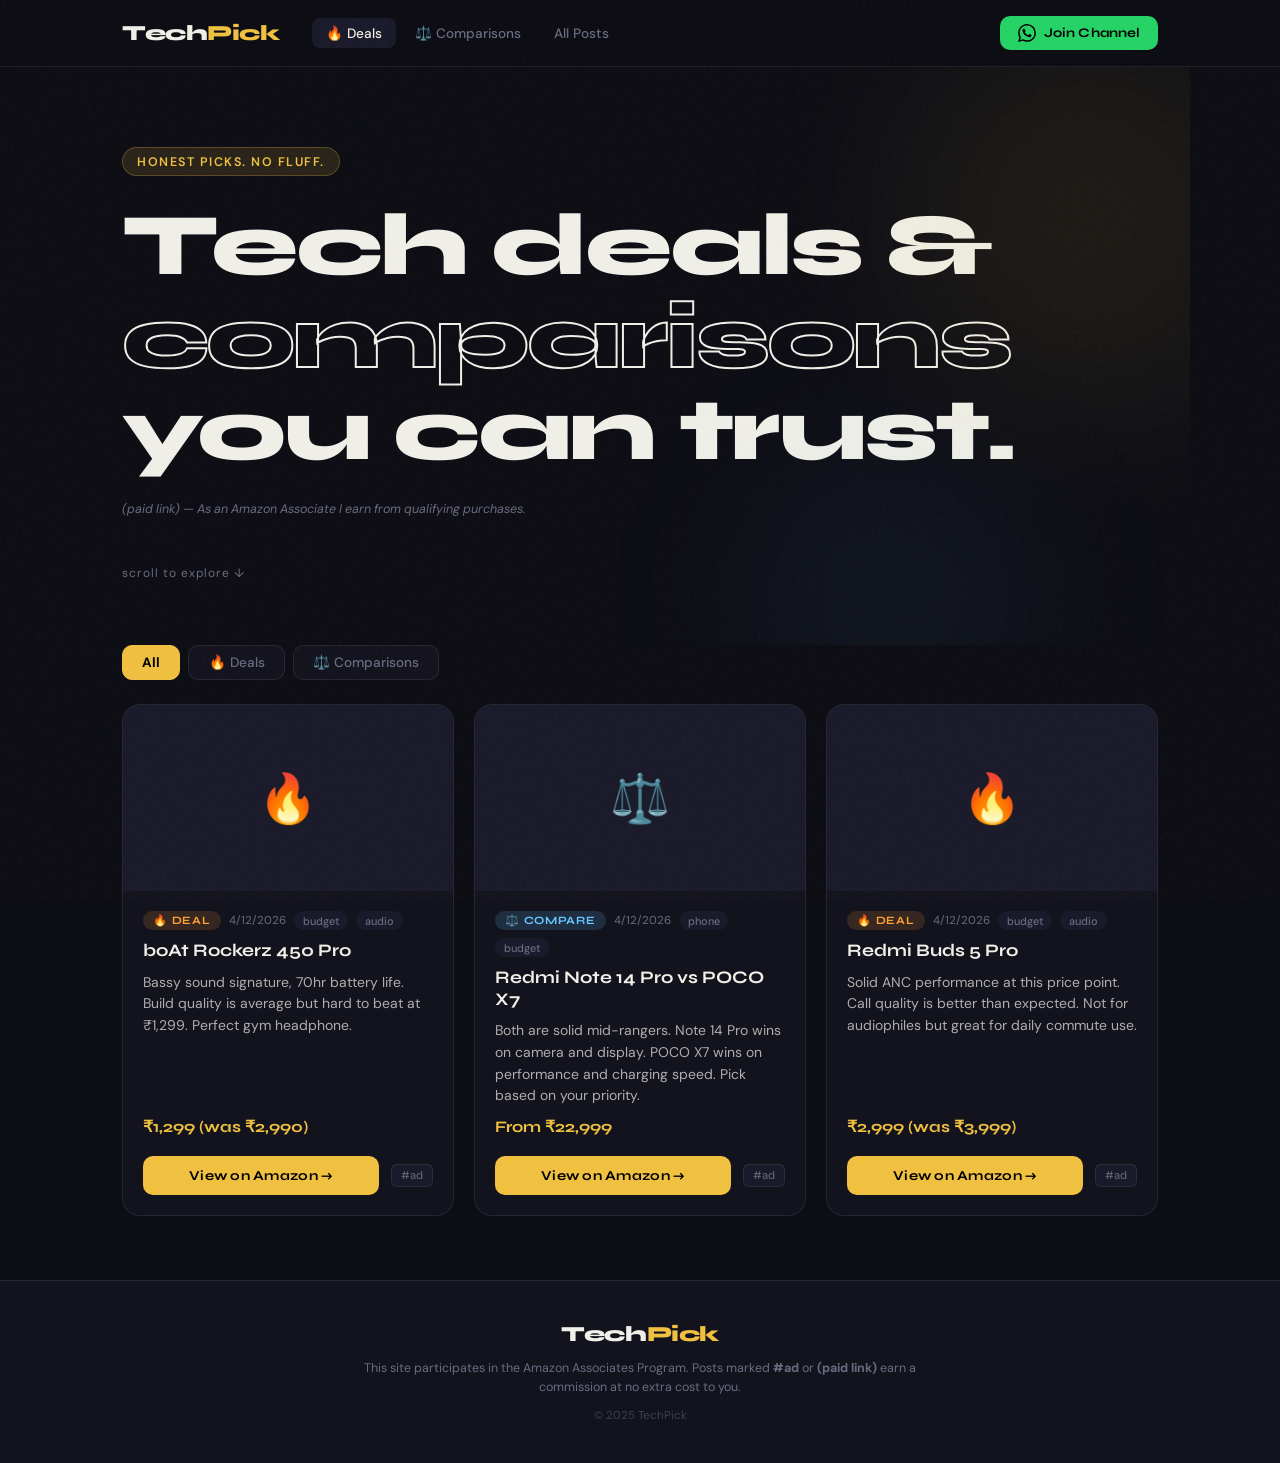
<file: index.html>
<!DOCTYPE html>
<html lang="en">
<head>
  <meta charset="UTF-8" />
  <meta name="viewport" content="width=device-width, initial-scale=1.0" />
  <title>TechPick — Deals & Comparisons</title>
  <link rel="preconnect" href="https://fonts.googleapis.com" />
  <link href="https://fonts.googleapis.com/css2?family=Syne:wght@400;600;700;800&family=DM+Sans:ital,wght@0,300;0,400;0,500;1,300&display=swap" rel="stylesheet" />
  <link rel="stylesheet" href="style.css" />
</head>
<body>

  <!-- NOISE OVERLAY -->
  <div class="noise"></div>

  <!-- HEADER -->
  <header>
    <div class="header-inner">
      <a href="index.html" class="logo">Tech<span>Pick</span></a>
      <nav>
        <a href="#deals" class="nav-link active" data-filter="deal">🔥 Deals</a>
        <a href="#compare" class="nav-link" data-filter="comparison">⚖️ Comparisons</a>
        <a href="#all" class="nav-link" data-filter="all">All Posts</a>
      </nav>
      <a href="https://whatsapp.com/channel/YOUR_CHANNEL_LINK" target="_blank" class="whatsapp-btn">
        <svg width="18" height="18" viewBox="0 0 24 24" fill="currentColor"><path d="M17.472 14.382c-.297-.149-1.758-.867-2.03-.967-.273-.099-.471-.148-.67.15-.197.297-.767.966-.94 1.164-.173.199-.347.223-.644.075-.297-.15-1.255-.463-2.39-1.475-.883-.788-1.48-1.761-1.653-2.059-.173-.297-.018-.458.13-.606.134-.133.298-.347.446-.52.149-.174.198-.298.298-.497.099-.198.05-.371-.025-.52-.075-.149-.669-1.612-.916-2.207-.242-.579-.487-.5-.669-.51-.173-.008-.371-.01-.57-.01-.198 0-.52.074-.792.372-.272.297-1.04 1.016-1.04 2.479 0 1.462 1.065 2.875 1.213 3.074.149.198 2.096 3.2 5.077 4.487.709.306 1.262.489 1.694.625.712.227 1.36.195 1.871.118.571-.085 1.758-.719 2.006-1.413.248-.694.248-1.289.173-1.413-.074-.124-.272-.198-.57-.347m-5.421 7.403h-.004a9.87 9.87 0 01-5.031-1.378l-.361-.214-3.741.982.998-3.648-.235-.374a9.86 9.86 0 01-1.51-5.26c.001-5.45 4.436-9.884 9.888-9.884 2.64 0 5.122 1.03 6.988 2.898a9.825 9.825 0 012.893 6.994c-.003 5.45-4.437 9.884-9.885 9.884m8.413-18.297A11.815 11.815 0 0012.05 0C5.495 0 .16 5.335.157 11.892c0 2.096.547 4.142 1.588 5.945L.057 24l6.305-1.654a11.882 11.882 0 005.683 1.448h.005c6.554 0 11.89-5.335 11.893-11.893a11.821 11.821 0 00-3.48-8.413z"/></svg>
        Join Channel
      </a>
    </div>
  </header>

  <!-- HERO -->
  <section class="hero">
    <div class="hero-tag">Honest picks. No fluff.</div>
    <h1>Tech deals &amp;<br/><em>comparisons</em><br/>you can trust.</h1>
    <p class="hero-sub">(paid link) — As an Amazon Associate I earn from qualifying purchases.</p>
    <div class="hero-scroll">scroll to explore ↓</div>
    <div class="hero-blob blob1"></div>
    <div class="hero-blob blob2"></div>
  </section>

  <!-- FILTER BAR -->
  <div class="filter-bar">
    <button class="filter-btn active" data-filter="all">All</button>
    <button class="filter-btn" data-filter="deal">🔥 Deals</button>
    <button class="filter-btn" data-filter="comparison">⚖️ Comparisons</button>
  </div>

  <!-- POSTS GRID -->
  <main class="posts-grid" id="posts-container">
    <div class="loading-state">
      <div class="spinner"></div>
      <p>Loading posts…</p>
    </div>
  </main>

  <!-- EMPTY STATE -->
  <div class="empty-state" id="empty-state" style="display:none">
    <div class="empty-icon">📭</div>
    <h3>No posts yet</h3>
    <p>Check back soon — deals are coming.</p>
  </div>

  <!-- FOOTER -->
  <footer>
    <div class="footer-inner">
      <span class="logo">Tech<span>Pick</span></span>
      <p class="disclosure">This site participates in the Amazon Associates Program. Posts marked <strong>#ad</strong> or <strong>(paid link)</strong> earn a commission at no extra cost to you.</p>
      <p class="copyright">© 2025 TechPick</p>
    </div>
  </footer>

  <script>
    // Filter buttons
    document.querySelectorAll('.filter-btn').forEach(btn => {
      btn.addEventListener('click', () => {
        document.querySelectorAll('.filter-btn').forEach(b => b.classList.remove('active'));
        btn.classList.add('active');
        filterPosts(btn.dataset.filter);
      });
    });

    // Nav links
    document.querySelectorAll('.nav-link').forEach(link => {
      link.addEventListener('click', (e) => {
        e.preventDefault();
        document.querySelectorAll('.nav-link').forEach(l => l.classList.remove('active'));
        link.classList.add('active');
        filterPosts(link.dataset.filter);
      });
    });

    function filterPosts(filter) {
      const cards = document.querySelectorAll('.post-card');
      cards.forEach(card => {
        if (filter === 'all' || card.dataset.type === filter) {
          card.style.display = '';
          card.style.animation = 'fadeUp 0.4s ease forwards';
        } else {
          card.style.display = 'none';
        }
      });
    }

  </script>
  <script src="app.js" onload="loadPosts()"></script>
</body>
</html>
</file>
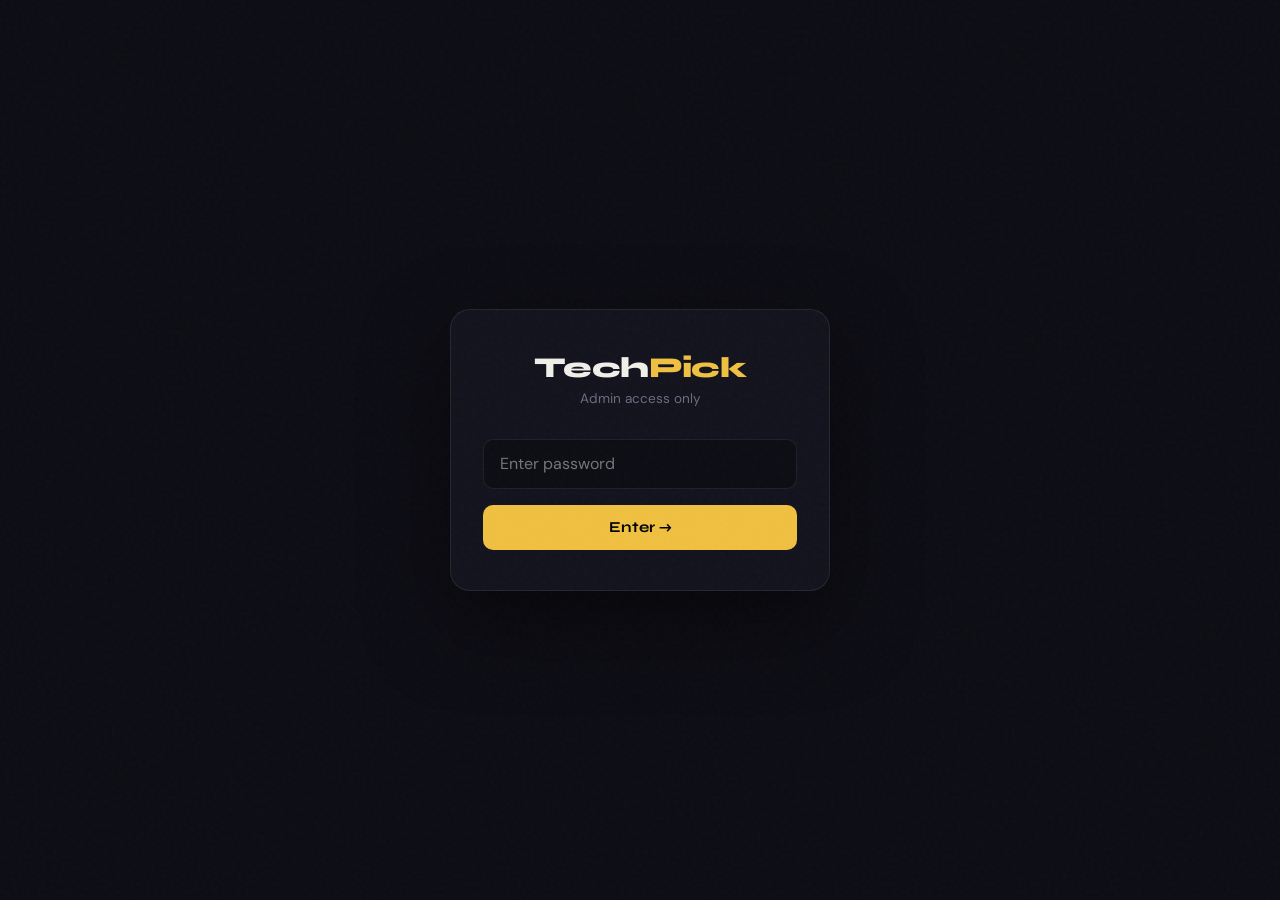
<file: admin.html>
<!DOCTYPE html>
<html lang="en">
<head>
  <meta charset="UTF-8" />
  <meta name="viewport" content="width=device-width, initial-scale=1.0" />
  <title>TechPick — Admin</title>
  <link rel="preconnect" href="https://fonts.googleapis.com" />
  <link href="https://fonts.googleapis.com/css2?family=Syne:wght@400;600;700;800&family=DM+Sans:ital,wght@0,300;0,400;0,500;1,300&display=swap" rel="stylesheet" />
  <link rel="stylesheet" href="style.css" />
  <style>
    /* ── ADMIN-SPECIFIC STYLES ── */
    body { background: var(--bg); }

    .admin-wrap {
      min-height: 100vh;
      display: flex;
      flex-direction: column;
      align-items: center;
      justify-content: center;
      padding: 2rem 1rem;
    }

    /* LOGIN SCREEN */
    #login-screen {
      width: 100%;
      max-width: 380px;
      background: var(--surface);
      border: 1px solid var(--border);
      border-radius: 20px;
      padding: 2.5rem 2rem;
      box-shadow: 0 30px 80px rgba(0,0,0,0.5);
      text-align: center;
    }
    #login-screen .logo { font-size: 1.8rem; margin-bottom: 0.3rem; display: block; }
    #login-screen p { color: var(--muted); font-size: 0.85rem; margin-bottom: 2rem; }
    #login-screen input {
      width: 100%; padding: 0.85rem 1rem;
      background: var(--bg); border: 1px solid var(--border);
      border-radius: 10px; color: var(--text);
      font-family: inherit; font-size: 1rem;
      margin-bottom: 1rem; box-sizing: border-box;
      transition: border-color 0.2s;
    }
    #login-screen input:focus { outline: none; border-color: var(--accent); }
    #login-error { color: #ff6b6b; font-size: 0.82rem; margin-top: -0.5rem; margin-bottom: 0.8rem; display: none; }

    /* ADMIN PANEL */
    #admin-panel { display: none; width: 100%; max-width: 760px; }

    .admin-header {
      display: flex; align-items: center; justify-content: space-between;
      margin-bottom: 2rem;
    }
    .admin-header .logo { font-size: 1.6rem; }
    .admin-header .badge {
      background: var(--accent); color: #000;
      font-size: 0.72rem; font-weight: 700; letter-spacing: 0.05em;
      padding: 0.3rem 0.7rem; border-radius: 20px; font-family: 'Syne', sans-serif;
    }
    .logout-btn {
      background: none; border: 1px solid var(--border);
      color: var(--muted); padding: 0.4rem 1rem;
      border-radius: 8px; cursor: pointer; font-family: inherit;
      font-size: 0.82rem; transition: all 0.2s;
    }
    .logout-btn:hover { border-color: #ff6b6b; color: #ff6b6b; }

    .admin-card {
      background: var(--surface); border: 1px solid var(--border);
      border-radius: 20px; padding: 2rem;
      box-shadow: 0 10px 40px rgba(0,0,0,0.3);
      margin-bottom: 1.5rem;
    }
    .admin-card h2 {
      font-family: 'Syne', sans-serif; font-size: 1.1rem;
      font-weight: 700; margin-bottom: 1.5rem;
      color: var(--text); display: flex; align-items: center; gap: 0.5rem;
    }

    .form-row { display: grid; grid-template-columns: 1fr 1fr; gap: 1rem; margin-bottom: 1rem; }
    .form-row.single { grid-template-columns: 1fr; }
    @media(max-width: 560px) { .form-row { grid-template-columns: 1fr; } }

    .field { display: flex; flex-direction: column; gap: 0.4rem; }
    .field label {
      font-size: 0.75rem; font-weight: 600; letter-spacing: 0.05em;
      text-transform: uppercase; color: var(--muted);
    }
    .field input, .field select, .field textarea {
      background: var(--bg); border: 1px solid var(--border);
      border-radius: 10px; color: var(--text);
      font-family: inherit; font-size: 0.92rem;
      padding: 0.75rem 0.9rem; transition: border-color 0.2s;
      box-sizing: border-box; width: 100%;
    }
    .field textarea { resize: vertical; min-height: 90px; }
    .field input:focus, .field select:focus, .field textarea:focus {
      outline: none; border-color: var(--accent);
    }
    .field select option { background: #1a1a2e; }

    .tag-row { display: flex; flex-wrap: wrap; gap: 0.5rem; margin-top: 0.3rem; }
    .tag {
      background: rgba(var(--accent-rgb), 0.15); border: 1px solid rgba(var(--accent-rgb), 0.3);
      color: var(--accent); border-radius: 20px;
      padding: 0.25rem 0.75rem; font-size: 0.78rem;
      cursor: pointer; transition: all 0.2s; user-select: none;
    }
    .tag.selected { background: var(--accent); color: #000; }

    .submit-row { display: flex; gap: 1rem; margin-top: 1.5rem; align-items: center; }
    .btn-primary {
      background: var(--accent); color: #000;
      border: none; border-radius: 10px;
      padding: 0.85rem 2rem; font-family: 'Syne', sans-serif;
      font-size: 0.95rem; font-weight: 700; cursor: pointer;
      transition: all 0.2s; flex-shrink: 0;
    }
    .btn-primary:hover { transform: translateY(-2px); box-shadow: 0 8px 24px rgba(var(--accent-rgb),0.4); }
    .btn-primary:disabled { opacity: 0.5; cursor: not-allowed; transform: none; }
    .btn-clear {
      background: none; border: 1px solid var(--border); color: var(--muted);
      border-radius: 10px; padding: 0.85rem 1.5rem;
      font-family: inherit; font-size: 0.9rem; cursor: pointer; transition: all 0.2s;
    }
    .btn-clear:hover { border-color: var(--text); color: var(--text); }

    #form-status {
      font-size: 0.85rem; padding: 0.5rem 0;
      transition: all 0.3s;
    }
    #form-status.success { color: #4ade80; }
    #form-status.error { color: #ff6b6b; }

    /* RECENT POSTS TABLE */
    .posts-table { width: 100%; border-collapse: collapse; }
    .posts-table th {
      text-align: left; font-size: 0.72rem; letter-spacing: 0.05em;
      text-transform: uppercase; color: var(--muted);
      padding: 0 0.75rem 0.75rem; border-bottom: 1px solid var(--border);
    }
    .posts-table td {
      padding: 0.9rem 0.75rem; border-bottom: 1px solid rgba(255,255,255,0.04);
      font-size: 0.875rem; vertical-align: middle;
    }
    .posts-table tr:last-child td { border-bottom: none; }
    .posts-table tr:hover td { background: rgba(255,255,255,0.02); }
    .type-badge {
      display: inline-block; font-size: 0.7rem; font-weight: 700;
      padding: 0.2rem 0.6rem; border-radius: 20px; letter-spacing: 0.04em;
    }
    .type-badge.deal { background: rgba(255,160,50,0.15); color: #ffa032; }
    .type-badge.comparison { background: rgba(100,200,255,0.15); color: #64c8ff; }
    .del-btn {
      background: none; border: none; color: var(--muted);
      cursor: pointer; padding: 0.3rem; border-radius: 6px;
      transition: color 0.2s; font-size: 1rem;
    }
    .del-btn:hover { color: #ff6b6b; }

    .no-posts-row td { text-align: center; color: var(--muted); padding: 2rem; }

    /* PREVIEW TOGGLE */
    .preview-toggle {
      font-size: 0.78rem; color: var(--accent); cursor: pointer;
      text-decoration: underline; margin-top: 0.5rem; display: inline-block;
    }
    #preview-box {
      display: none; margin-top: 1rem;
      background: var(--bg); border: 1px solid var(--border);
      border-radius: 12px; padding: 1rem;
    }
  </style>
</head>
<body>
<div class="noise"></div>
<div class="admin-wrap">

  <!-- LOGIN -->
  <div id="login-screen">
    <a class="logo">Tech<span>Pick</span></a>
    <p>Admin access only</p>
    <input type="password" id="pwd-input" placeholder="Enter password" autocomplete="current-password" />
    <div id="login-error">Wrong password. Try again.</div>
    <button class="btn-primary" style="width:100%" onclick="tryLogin()">Enter →</button>
  </div>

  <!-- ADMIN PANEL -->
  <div id="admin-panel">

    <div class="admin-header">
      <div style="display:flex;align-items:center;gap:1rem">
        <a href="index.html" class="logo">Tech<span>Pick</span></a>
        <span class="badge">ADMIN</span>
      </div>
      <div style="display:flex;gap:0.75rem;align-items:center">
        <a href="index.html" target="_blank" style="font-size:0.82rem;color:var(--muted);text-decoration:none;">View Site ↗</a>
        <button class="logout-btn" onclick="logout()">Logout</button>
      </div>
    </div>

    <!-- POST FORM -->
    <div class="admin-card">
      <h2>✏️ New Post</h2>

      <div class="form-row">
        <div class="field">
          <label>Post Type</label>
          <select id="post-type">
            <option value="deal">🔥 Deal</option>
            <option value="comparison">⚖️ Comparison</option>
          </select>
        </div>
        <div class="field">
          <label>Product / Title</label>
          <input type="text" id="post-title" placeholder="e.g. Redmi Note 14 Pro" />
        </div>
      </div>

      <div class="form-row single">
        <div class="field">
          <label>Short Description</label>
          <textarea id="post-desc" placeholder="2–3 lines: what's good, what's not, who it's for…"></textarea>
        </div>
      </div>

      <div class="form-row">
        <div class="field">
          <label>Amazon Affiliate Link (paid link)</label>
          <input type="url" id="post-link" placeholder="https://amzn.to/..." />
        </div>
        <div class="field">
          <label>Image URL (optional)</label>
          <input type="url" id="post-img" placeholder="https://..." />
        </div>
      </div>

      <div class="form-row">
        <div class="field">
          <label>Price / Deal Info</label>
          <input type="text" id="post-price" placeholder="e.g. ₹14,999 (was ₹18,999)" />
        </div>
        <div class="field">
          <label>Tags</label>
          <div class="tag-row" id="tag-row">
            <span class="tag" data-tag="budget">Budget</span>
            <span class="tag" data-tag="flagship">Flagship</span>
            <span class="tag" data-tag="audio">Audio</span>
            <span class="tag" data-tag="laptop">Laptop</span>
            <span class="tag" data-tag="phone">Phone</span>
            <span class="tag" data-tag="accessories">Accessories</span>
            <span class="tag" data-tag="tv">TV</span>
            <span class="tag" data-tag="gaming">Gaming</span>
          </div>
        </div>
      </div>

      <span class="preview-toggle" onclick="togglePreview()">Preview card →</span>
      <div id="preview-box">
        <div id="preview-card"></div>
      </div>

      <div class="submit-row">
        <button class="btn-primary" id="submit-btn" onclick="submitPost()">Publish Post</button>
        <button class="btn-clear" onclick="clearForm()">Clear</button>
        <span id="form-status"></span>
      </div>
    </div>

    <!-- RECENT POSTS -->
    <div class="admin-card">
      <h2>📋 Recent Posts</h2>
      <table class="posts-table">
        <thead>
          <tr>
            <th>Title</th>
            <th>Type</th>
            <th>Price</th>
            <th>Date</th>
            <th></th>
          </tr>
        </thead>
        <tbody id="posts-table-body">
          <tr class="no-posts-row"><td colspan="5">Loading…</td></tr>
        </tbody>
      </table>
    </div>

  </div><!-- /admin-panel -->
</div>

<script src="app.js"></script>
<script>
  const ADMIN_PASSWORD = 'TPASP#2026'; // ← Change this!

  // ── LOGIN ──
  function tryLogin() {
    const val = document.getElementById('pwd-input').value;
    if (val === ADMIN_PASSWORD) {
      sessionStorage.setItem('tp_auth', '1');
      showPanel();
    } else {
      document.getElementById('login-error').style.display = 'block';
      document.getElementById('pwd-input').value = '';
    }
  }
  document.getElementById('pwd-input').addEventListener('keydown', e => {
    if (e.key === 'Enter') tryLogin();
  });

  function logout() {
    sessionStorage.removeItem('tp_auth');
    document.getElementById('admin-panel').style.display = 'none';
    document.getElementById('login-screen').style.display = 'block';
  }

  function showPanel() {
    document.getElementById('login-screen').style.display = 'none';
    document.getElementById('admin-panel').style.display = 'block';
    loadAdminTable();
  }

  if (sessionStorage.getItem('tp_auth') === '1') showPanel();

  // ── TAGS ──
  document.querySelectorAll('.tag').forEach(tag => {
    tag.addEventListener('click', () => tag.classList.toggle('selected'));
  });

  function getSelectedTags() {
    return [...document.querySelectorAll('.tag.selected')].map(t => t.dataset.tag).join(', ');
  }

  // ── SUBMIT ──
  async function submitPost() {
    const title = document.getElementById('post-title').value.trim();
    const desc  = document.getElementById('post-desc').value.trim();
    const link  = document.getElementById('post-link').value.trim();
    const type  = document.getElementById('post-type').value;
    const price = document.getElementById('post-price').value.trim();
    const img   = document.getElementById('post-img').value.trim();
    const tags  = getSelectedTags();

    if (!title || !desc || !link) {
      setStatus('Please fill in Title, Description and Link.', 'error');
      return;
    }

    const btn = document.getElementById('submit-btn');
    btn.disabled = true;
    btn.textContent = 'Publishing…';
    setStatus('', '');

    const row = [
      new Date().toLocaleDateString('en-IN'),
      type, title, desc, price, link, img, tags
    ];

    const ok = await appendToSheet(row);
    btn.disabled = false;
    btn.textContent = 'Publish Post';

    if (ok) {
      setStatus('✓ Post published!', 'success');
      clearForm();
      loadAdminTable();
    } else {
      setStatus('⚠ Error — check your Google Sheet setup in app.js', 'error');
    }
  }

  function setStatus(msg, type) {
    const el = document.getElementById('form-status');
    el.textContent = msg;
    el.className = type;
  }

  function clearForm() {
    ['post-title','post-desc','post-link','post-img','post-price'].forEach(id => {
      document.getElementById(id).value = '';
    });
    document.querySelectorAll('.tag').forEach(t => t.classList.remove('selected'));
    document.getElementById('post-type').value = 'deal';
    document.getElementById('preview-box').style.display = 'none';
  }

  // ── PREVIEW ──
  function togglePreview() {
    const box = document.getElementById('preview-box');
    const visible = box.style.display === 'block';
    if (!visible) {
      const title = document.getElementById('post-title').value || 'Post Title';
      const desc  = document.getElementById('post-desc').value || 'Description goes here.';
      const price = document.getElementById('post-price').value || '';
      const link  = document.getElementById('post-link').value || '#';
      const img   = document.getElementById('post-img').value || '';
      const type  = document.getElementById('post-type').value;
      document.getElementById('preview-card').innerHTML = buildCard({date:'Today', type, title, desc, price, link, img, tags:''}, true);
    }
    box.style.display = visible ? 'none' : 'block';
  }

  // ── ADMIN TABLE ──
  async function loadAdminTable() {
    const tbody = document.getElementById('posts-table-body');
    tbody.innerHTML = '<tr class="no-posts-row"><td colspan="5">Loading…</td></tr>';
    const posts = await fetchPosts();
    if (!posts || posts.length === 0) {
      tbody.innerHTML = '<tr class="no-posts-row"><td colspan="5">No posts yet.</td></tr>';
      return;
    }
    tbody.innerHTML = posts.slice().reverse().map((p, i) => `
      <tr>
        <td>${p.title}</td>
        <td><span class="type-badge ${p.type}">${p.type === 'deal' ? '🔥 Deal' : '⚖️ Compare'}</span></td>
        <td style="color:var(--accent)">${p.price || '—'}</td>
        <td style="color:var(--muted);font-size:0.8rem">${p.date}</td>
        <td><button class="del-btn" title="Delete" onclick="deletePost(${posts.length - 1 - i})">🗑</button></td>
      </tr>
    `).join('');
  }

  async function deletePost(rowIndex) {
    if (!confirm('Delete this post?')) return;
    const ok = await deleteSheetRow(rowIndex);
    if (ok) loadAdminTable();
    else alert('Delete failed — check your Sheet setup.');
  }
</script>
</body>
</html>
</file>
<file: style.css>
/* ═══════════════════════════════════════
   TECHPICK — GLOBAL STYLES
   Dark, editorial, high-contrast
═══════════════════════════════════════ */

:root {
  --bg:         #0d0d14;
  --surface:    #13131e;
  --surface2:   #1a1a2a;
  --border:     rgba(255,255,255,0.08);
  --text:       #f0efe8;
  --muted:      #6b6b80;
  --accent:     #f0c040;
  --accent-rgb: 240,192,64;
  --deal:       #ffa032;
  --compare:    #64c8ff;
}

*, *::before, *::after { box-sizing: border-box; margin: 0; padding: 0; }

html { scroll-behavior: smooth; }

body {
  font-family: 'DM Sans', sans-serif;
  background: var(--bg);
  color: var(--text);
  min-height: 100vh;
  overflow-x: hidden;
}

/* Subtle noise texture */
.noise {
  pointer-events: none;
  position: fixed; inset: 0; z-index: 9999;
  opacity: 0.025;
  background-image: url("data:image/svg+xml,%3Csvg viewBox='0 0 256 256' xmlns='http://www.w3.org/2000/svg'%3E%3Cfilter id='n'%3E%3CfeTurbulence type='fractalNoise' baseFrequency='0.9' numOctaves='4' stitchTiles='stitch'/%3E%3C/filter%3E%3Crect width='100%25' height='100%25' filter='url(%23n)'/%3E%3C/svg%3E");
}

/* ── HEADER ── */
header {
  position: sticky; top: 0; z-index: 100;
  background: rgba(13,13,20,0.85);
  backdrop-filter: blur(16px);
  border-bottom: 1px solid var(--border);
}
.header-inner {
  max-width: 1100px; margin: 0 auto;
  padding: 1rem 2rem;
  display: flex; align-items: center; gap: 2rem;
}

.logo {
  font-family: 'Syne', sans-serif;
  font-size: 1.35rem; font-weight: 800;
  color: var(--text); text-decoration: none;
  letter-spacing: -0.02em; flex-shrink: 0;
}
.logo span { color: var(--accent); }

nav {
  display: flex; gap: 0.25rem; flex: 1;
}
.nav-link {
  font-size: 0.85rem; font-weight: 500;
  color: var(--muted); text-decoration: none;
  padding: 0.4rem 0.9rem; border-radius: 8px;
  transition: all 0.2s; white-space: nowrap;
}
.nav-link:hover, .nav-link.active {
  color: var(--text); background: var(--surface2);
}

.whatsapp-btn {
  display: flex; align-items: center; gap: 0.5rem;
  background: #25D366; color: #000;
  font-size: 0.82rem; font-weight: 700;
  font-family: 'Syne', sans-serif;
  padding: 0.5rem 1.1rem; border-radius: 10px;
  text-decoration: none; flex-shrink: 0;
  transition: all 0.2s; letter-spacing: 0.01em;
}
.whatsapp-btn:hover { transform: translateY(-1px); box-shadow: 0 6px 20px rgba(37,211,102,0.35); }

/* ── HERO ── */
.hero {
  max-width: 1100px; margin: 0 auto;
  padding: 5rem 2rem 4rem;
  position: relative; overflow: hidden;
}
.hero-tag {
  display: inline-block;
  font-size: 0.78rem; font-weight: 600;
  letter-spacing: 0.12em; text-transform: uppercase;
  color: var(--accent); background: rgba(var(--accent-rgb),0.12);
  border: 1px solid rgba(var(--accent-rgb),0.25);
  padding: 0.35rem 0.9rem; border-radius: 20px;
  margin-bottom: 1.5rem;
  animation: fadeUp 0.6s ease 0.1s both;
}
.hero h1 {
  font-family: 'Syne', sans-serif;
  font-size: clamp(2.8rem, 7vw, 5.5rem);
  font-weight: 800; line-height: 1.05;
  letter-spacing: -0.03em;
  animation: fadeUp 0.6s ease 0.2s both;
}
.hero h1 em {
  font-style: normal;
  -webkit-text-stroke: 2px var(--text);
  color: transparent;
}
.hero-sub {
  font-size: 0.78rem; color: var(--muted);
  margin-top: 1.5rem; font-style: italic;
  animation: fadeUp 0.6s ease 0.35s both;
}
.hero-scroll {
  font-size: 0.75rem; color: var(--muted);
  margin-top: 3rem; letter-spacing: 0.08em;
  animation: fadeUp 0.6s ease 0.5s both, float 3s ease-in-out 1s infinite;
}

.hero-blob {
  position: absolute; border-radius: 50%;
  filter: blur(80px); pointer-events: none;
}
.blob1 {
  width: 400px; height: 400px;
  background: rgba(var(--accent-rgb), 0.07);
  right: -100px; top: -50px;
  animation: pulse 8s ease-in-out infinite;
}
.blob2 {
  width: 300px; height: 300px;
  background: rgba(100,200,255,0.05);
  right: 150px; bottom: -100px;
  animation: pulse 10s ease-in-out 2s infinite reverse;
}

/* ── FILTER BAR ── */
.filter-bar {
  max-width: 1100px; margin: 0 auto;
  padding: 0 2rem 1.5rem;
  display: flex; gap: 0.5rem;
}
.filter-btn {
  background: var(--surface); border: 1px solid var(--border);
  color: var(--muted); font-family: 'DM Sans', sans-serif;
  font-size: 0.85rem; font-weight: 500;
  padding: 0.5rem 1.2rem; border-radius: 10px;
  cursor: pointer; transition: all 0.2s;
}
.filter-btn:hover { border-color: var(--text); color: var(--text); }
.filter-btn.active {
  background: var(--accent); border-color: var(--accent);
  color: #000; font-weight: 700;
}

/* ── POSTS GRID ── */
.posts-grid {
  max-width: 1100px; margin: 0 auto;
  padding: 0 2rem 4rem;
  display: grid;
  grid-template-columns: repeat(auto-fill, minmax(320px, 1fr));
  gap: 1.25rem;
}

/* ── POST CARD ── */
.post-card {
  background: var(--surface);
  border: 1px solid var(--border);
  border-radius: 18px; overflow: hidden;
  display: flex; flex-direction: column;
  transition: transform 0.25s, box-shadow 0.25s, border-color 0.25s;
  animation: fadeUp 0.5s ease both;
}
.post-card:hover {
  transform: translateY(-4px);
  box-shadow: 0 20px 60px rgba(0,0,0,0.5);
  border-color: rgba(255,255,255,0.14);
}

.card-img {
  width: 100%; aspect-ratio: 16/9; object-fit: cover;
  background: var(--surface2);
  display: block;
}
.card-img-placeholder {
  width: 100%; aspect-ratio: 16/9;
  background: var(--surface2);
  display: flex; align-items: center; justify-content: center;
  font-size: 3rem;
}

.card-body { padding: 1.25rem; flex: 1; display: flex; flex-direction: column; gap: 0.6rem; }

.card-meta {
  display: flex; align-items: center; gap: 0.5rem; flex-wrap: wrap;
}
.card-type {
  font-size: 0.7rem; font-weight: 700; letter-spacing: 0.06em;
  text-transform: uppercase; padding: 0.2rem 0.65rem;
  border-radius: 20px; font-family: 'Syne', sans-serif;
}
.card-type.deal   { background: rgba(255,160,50,0.15); color: var(--deal); }
.card-type.comparison { background: rgba(100,200,255,0.15); color: var(--compare); }
.card-date { font-size: 0.72rem; color: var(--muted); }

.card-tag {
  font-size: 0.68rem; font-weight: 500;
  color: var(--muted); background: var(--surface2);
  padding: 0.15rem 0.55rem; border-radius: 20px;
}

.card-title {
  font-family: 'Syne', sans-serif;
  font-size: 1.1rem; font-weight: 700;
  line-height: 1.25; color: var(--text);
}

.card-desc {
  font-size: 0.875rem; line-height: 1.55;
  color: rgba(240,239,232,0.7); flex: 1;
}

.card-price {
  font-family: 'Syne', sans-serif;
  font-size: 1rem; font-weight: 700;
  color: var(--accent);
}

.card-footer {
  padding: 0 1.25rem 1.25rem;
  display: flex; gap: 0.75rem; align-items: center;
}
.card-btn {
  flex: 1; display: block; text-align: center;
  background: var(--accent); color: #000;
  font-family: 'Syne', sans-serif;
  font-size: 0.85rem; font-weight: 700;
  padding: 0.7rem 1rem; border-radius: 10px;
  text-decoration: none; transition: all 0.2s;
  letter-spacing: 0.02em;
}
.card-btn:hover { box-shadow: 0 6px 20px rgba(var(--accent-rgb),0.4); transform: translateY(-1px); }
.card-ad-label {
  font-size: 0.7rem; color: var(--muted);
  background: var(--surface2); border: 1px solid var(--border);
  padding: 0.2rem 0.55rem; border-radius: 6px;
  white-space: nowrap;
}

/* ── LOADING & EMPTY ── */
.loading-state {
  grid-column: 1/-1;
  display: flex; flex-direction: column; align-items: center;
  gap: 1rem; padding: 4rem; color: var(--muted);
}
.spinner {
  width: 32px; height: 32px;
  border: 2px solid var(--border);
  border-top-color: var(--accent);
  border-radius: 50%;
  animation: spin 0.8s linear infinite;
}

.empty-state {
  max-width: 1100px; margin: 0 auto;
  padding: 5rem 2rem; text-align: center;
}
.empty-icon { font-size: 3rem; margin-bottom: 1rem; }
.empty-state h3 {
  font-family: 'Syne', sans-serif;
  font-size: 1.3rem; margin-bottom: 0.5rem;
}
.empty-state p { color: var(--muted); font-size: 0.9rem; }

/* ── FOOTER ── */
footer {
  border-top: 1px solid var(--border);
  background: var(--surface);
}
.footer-inner {
  max-width: 1100px; margin: 0 auto;
  padding: 2.5rem 2rem;
  display: flex; flex-direction: column; align-items: center;
  gap: 0.75rem; text-align: center;
}
.disclosure {
  font-size: 0.78rem; color: var(--muted);
  max-width: 560px; line-height: 1.5;
}
.copyright { font-size: 0.72rem; color: rgba(107,107,128,0.5); }

/* ── ANIMATIONS ── */
@keyframes fadeUp {
  from { opacity: 0; transform: translateY(20px); }
  to   { opacity: 1; transform: translateY(0); }
}
@keyframes spin {
  to { transform: rotate(360deg); }
}
@keyframes float {
  0%, 100% { transform: translateY(0); }
  50%       { transform: translateY(-6px); }
}
@keyframes pulse {
  0%, 100% { transform: scale(1); opacity: 1; }
  50%       { transform: scale(1.1); opacity: 0.7; }
}

/* ── RESPONSIVE ── */
@media (max-width: 768px) {
  .header-inner { padding: 0.85rem 1rem; gap: 1rem; }
  nav { display: none; }
  .hero { padding: 3rem 1rem 2rem; }
  .filter-bar { padding: 0 1rem 1rem; }
  .posts-grid { padding: 0 1rem 3rem; grid-template-columns: 1fr; }
}

/* ── SHARED BTN ── */
.btn-primary {
  background: var(--accent); color: #000;
  border: none; border-radius: 10px;
  padding: 0.85rem 2rem;
  font-family: 'Syne', sans-serif;
  font-size: 0.95rem; font-weight: 700;
  cursor: pointer; transition: all 0.2s;
}
.btn-primary:hover {
  transform: translateY(-2px);
  box-shadow: 0 8px 24px rgba(var(--accent-rgb),0.4);
}
</file>
